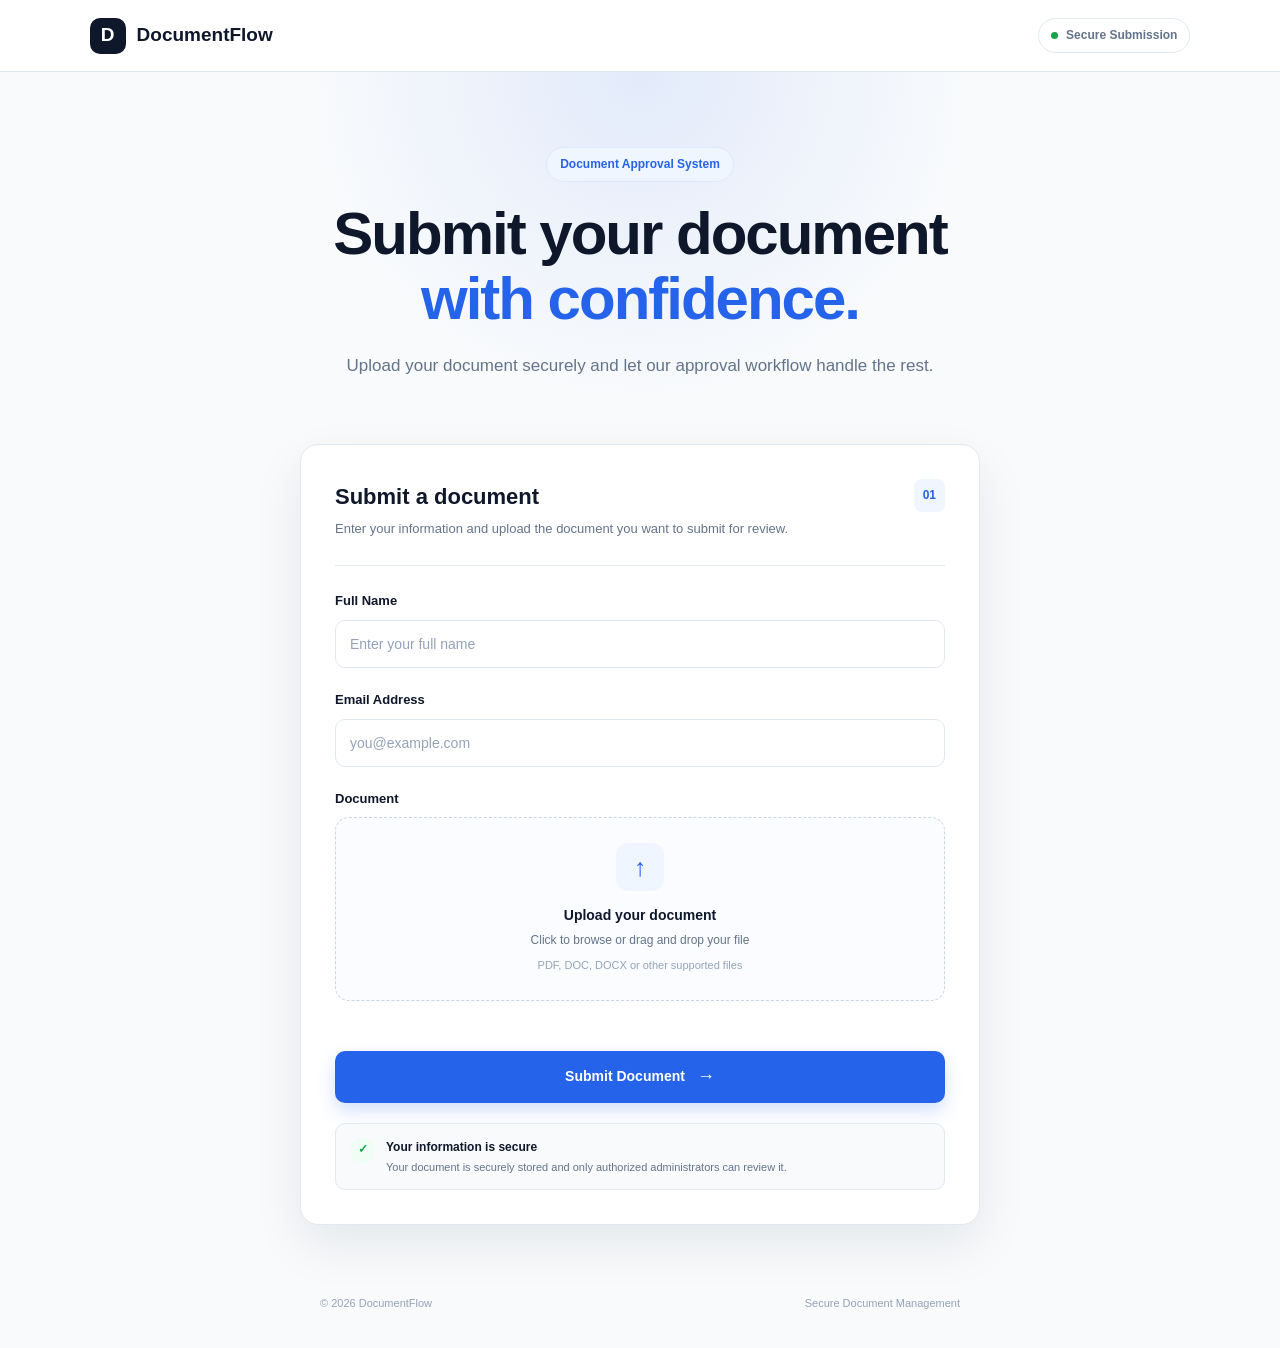
<file: index.html>
<!DOCTYPE html>
<html lang="en">
<head>
    <meta charset="UTF-8">
    <meta name="viewport" content="width=device-width, initial-scale=1.0">
    <title>DocumentFlow | Submit Document</title>
    <link rel="stylesheet" href="style.css">
</head>

<body>

<header class="navbar">
    <div class="brand">
        <div class="brand-icon">D</div>
        <span>DocumentFlow</span>
    </div>

    <div class="secure-badge">
        <span class="secure-dot"></span>
        Secure Submission
    </div>
</header>

<main>

    <section class="hero">
        <div class="hero-content">

            <div class="hero-badge">
                Document Approval System
            </div>

            <h1>
                Submit your document
                <span>with confidence.</span>
            </h1>

            <p>
                Upload your document securely and let our approval
                workflow handle the rest.
            </p>

        </div>
    </section>


    <section class="submission-section">

        <div class="submission-card">

            <div class="card-heading">

                <div>
                    <h2>Submit a document</h2>

                    <p>
                        Enter your information and upload the document
                        you want to submit for review.
                    </p>
                </div>

                <div class="step-number">01</div>

            </div>


            <form id="documentForm">

                <div class="form-group">

                    <label for="name">
                        Full Name
                    </label>

                    <input
                        type="text"
                        id="name"
                        name="name"
                        placeholder="Enter your full name"
                        required
                    >

                </div>


                <div class="form-group">

                    <label for="email">
                        Email Address
                    </label>

                    <input
                        type="email"
                        id="email"
                        name="email"
                        placeholder="you@example.com"
                        required
                    >

                </div>


                <div class="form-group">

                    <label>
                        Document
                    </label>

                    <label
                        for="file"
                        class="upload-box"
                        id="uploadBox"
                    >

                        <div class="upload-icon">
                            ↑
                        </div>

                        <div class="upload-content">

                            <strong>
                                Upload your document
                            </strong>

                            <span>
                                Click to browse or drag and drop your file
                            </span>

                            <small>
                                PDF, DOC, DOCX or other supported files
                            </small>

                        </div>

                        <input
                            type="file"
                            id="file"
                            name="file"
                            required
                        >

                    </label>

                    <div
                        id="fileName"
                        class="selected-file"
                    ></div>

                </div>


                <button
                    type="submit"
                    class="submit-btn"
                    id="submitBtn"
                >

                    <span>Submit Document</span>

                    <span class="arrow">→</span>

                </button>


                <div
                    id="message"
                    class="message"
                ></div>


                <div class="security-info">

                    <div class="security-icon">
                        ✓
                    </div>

                    <div>

                        <strong>
                            Your information is secure
                        </strong>

                        <p>
                            Your document is securely stored and only
                            authorized administrators can review it.
                        </p>

                    </div>

                </div>

            </form>

        </div>

    </section>

</main>


<footer class="footer">

    <span>
        © 2026 DocumentFlow
    </span>

    <span>
        Secure Document Management
    </span>

</footer>


<script src="script.js"></script>

</body>
</html>
</file>
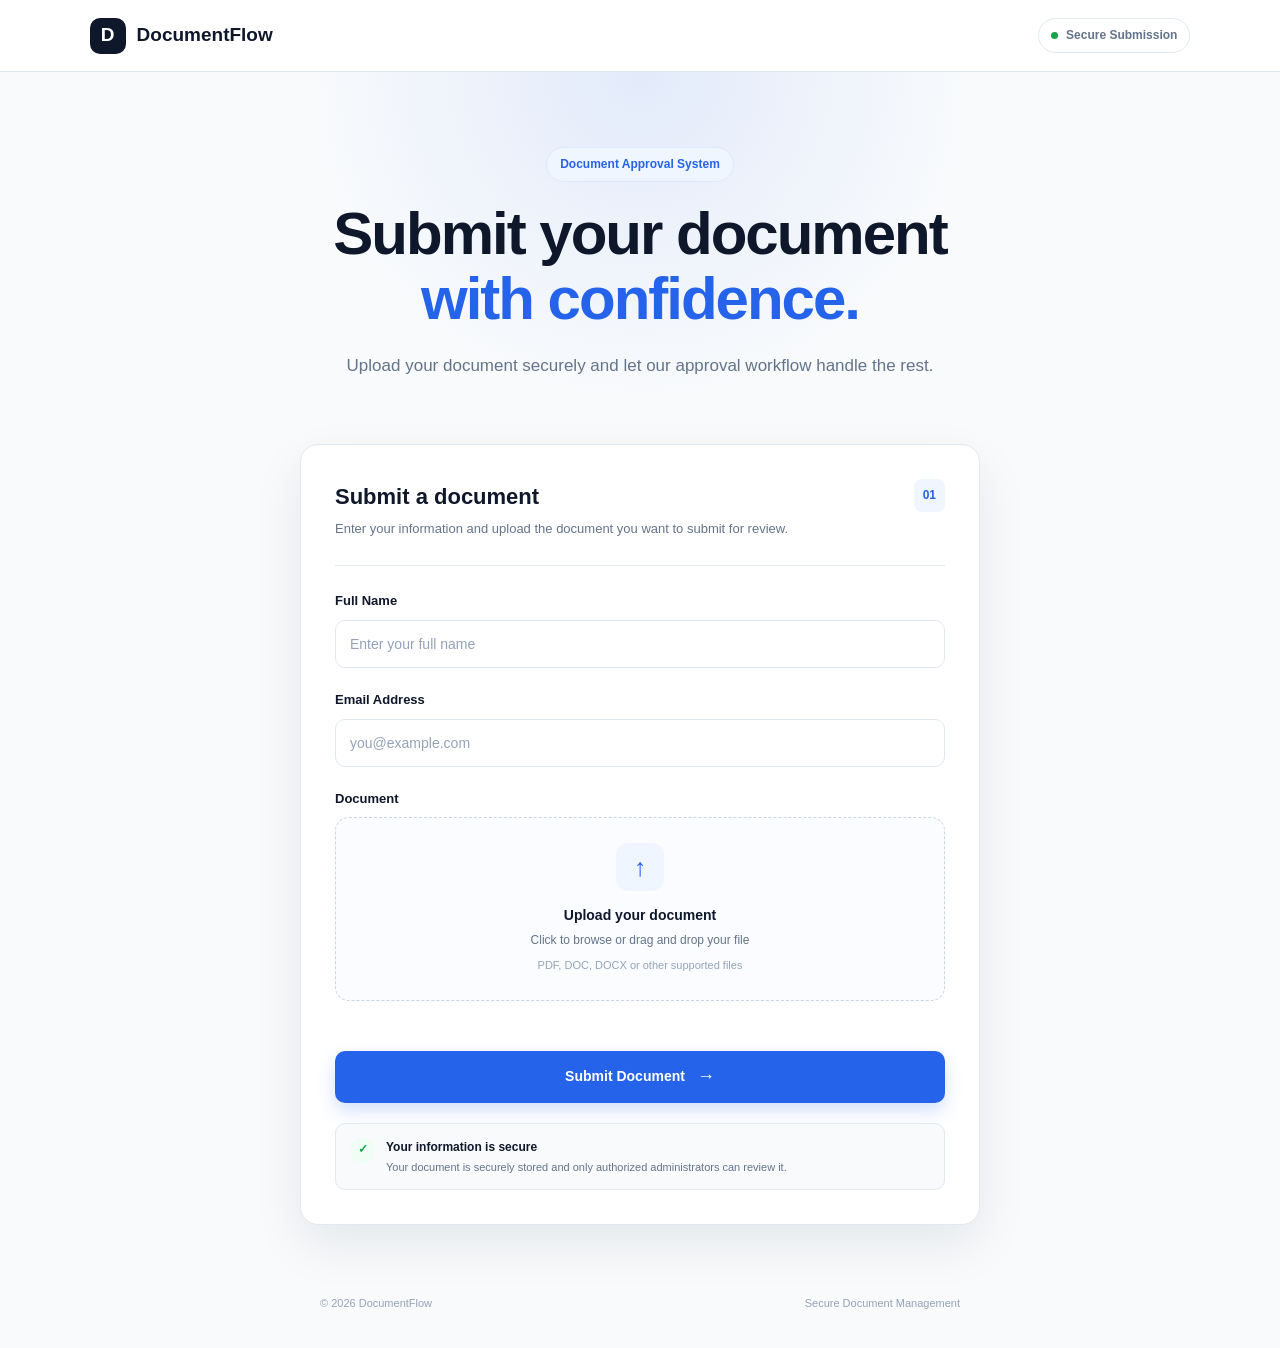
<file: frontend/index.html>
<!DOCTYPE html>
<html lang="en">
<head>
    <meta charset="UTF-8">
    <meta name="viewport" content="width=device-width, initial-scale=1.0">
    <title>DocumentFlow | Submit Document</title>
    <link rel="stylesheet" href="style.css">
</head>

<body>

<header class="navbar">
    <div class="brand">
        <div class="brand-icon">D</div>
        <span>DocumentFlow</span>
    </div>

    <div class="secure-badge">
        <span class="secure-dot"></span>
        Secure Submission
    </div>
</header>

<main>

    <section class="hero">
        <div class="hero-content">

            <div class="hero-badge">
                Document Approval System
            </div>

            <h1>
                Submit your document
                <span>with confidence.</span>
            </h1>

            <p>
                Upload your document securely and let our approval
                workflow handle the rest.
            </p>

        </div>
    </section>


    <section class="submission-section">

        <div class="submission-card">

            <div class="card-heading">

                <div>
                    <h2>Submit a document</h2>

                    <p>
                        Enter your information and upload the document
                        you want to submit for review.
                    </p>
                </div>

                <div class="step-number">01</div>

            </div>


            <form id="documentForm">

                <div class="form-group">

                    <label for="name">
                        Full Name
                    </label>

                    <input
                        type="text"
                        id="name"
                        name="name"
                        placeholder="Enter your full name"
                        required
                    >

                </div>


                <div class="form-group">

                    <label for="email">
                        Email Address
                    </label>

                    <input
                        type="email"
                        id="email"
                        name="email"
                        placeholder="you@example.com"
                        required
                    >

                </div>


                <div class="form-group">

                    <label>
                        Document
                    </label>

                    <label
                        for="file"
                        class="upload-box"
                        id="uploadBox"
                    >

                        <div class="upload-icon">
                            ↑
                        </div>

                        <div class="upload-content">

                            <strong>
                                Upload your document
                            </strong>

                            <span>
                                Click to browse or drag and drop your file
                            </span>

                            <small>
                                PDF, DOC, DOCX or other supported files
                            </small>

                        </div>

                        <input
                            type="file"
                            id="file"
                            name="file"
                            required
                        >

                    </label>

                    <div
                        id="fileName"
                        class="selected-file"
                    ></div>

                </div>


                <button
                    type="submit"
                    class="submit-btn"
                    id="submitBtn"
                >

                    <span>Submit Document</span>

                    <span class="arrow">→</span>

                </button>


                <div
                    id="message"
                    class="message"
                ></div>


                <div class="security-info">

                    <div class="security-icon">
                        ✓
                    </div>

                    <div>

                        <strong>
                            Your information is secure
                        </strong>

                        <p>
                            Your document is securely stored and only
                            authorized administrators can review it.
                        </p>

                    </div>

                </div>

            </form>

        </div>

    </section>

</main>


<footer class="footer">

    <span>
        © 2026 DocumentFlow
    </span>

    <span>
        Secure Document Management
    </span>

</footer>


<script src="script.js"></script>

</body>
</html>
</file>
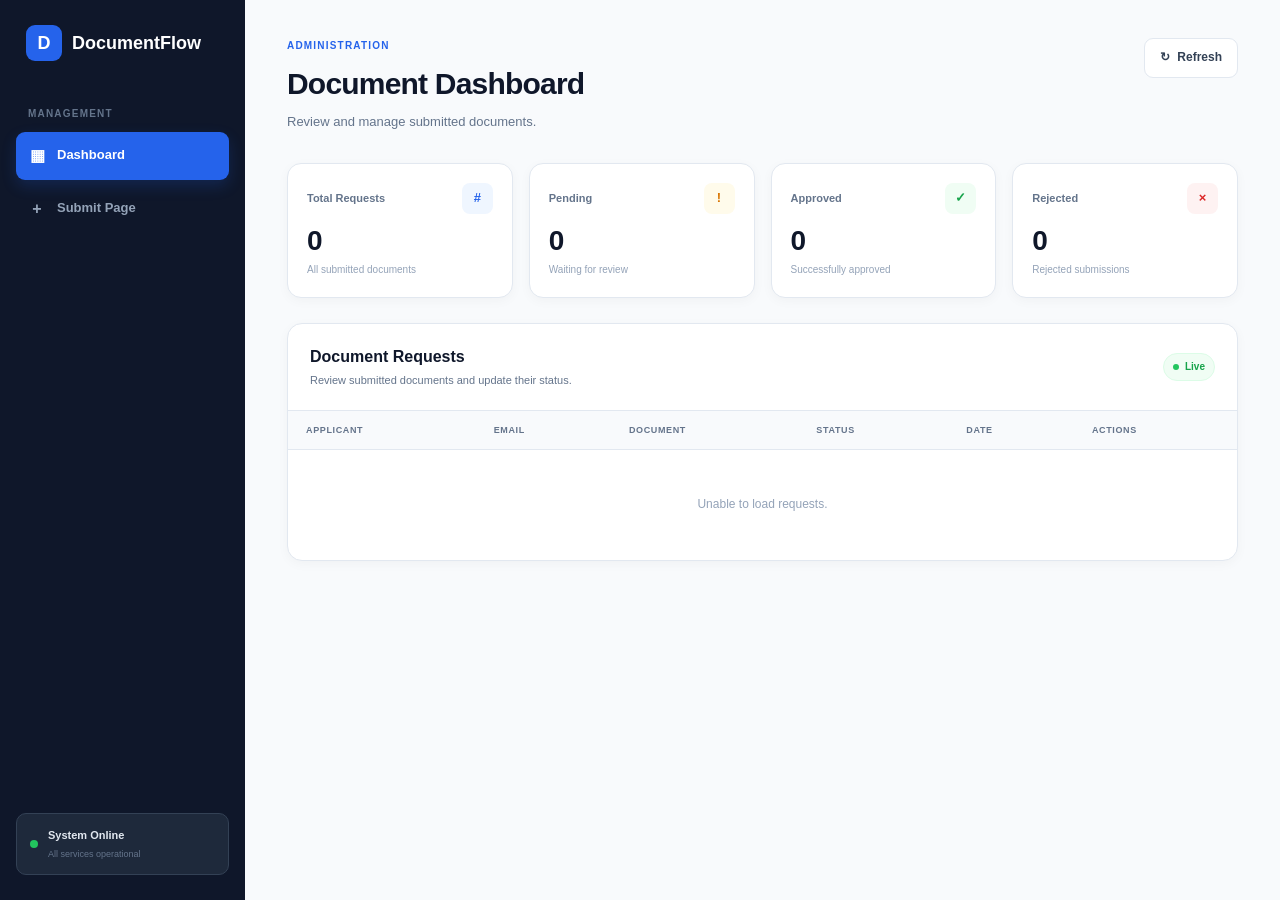
<file: admin.html>
<!DOCTYPE html>
<html lang="en">

<head>

    <meta charset="UTF-8">

    <meta
        name="viewport"
        content="width=device-width, initial-scale=1.0"
    >

    <title>
        DocumentFlow | Admin Dashboard
    </title>

    <link
        rel="stylesheet"
        href="style.css"
    >

</head>


<body>

<div class="admin-layout">


    <!-- SIDEBAR -->

    <aside class="admin-sidebar">

        <div class="admin-brand">

            <div class="brand-icon">
                D
            </div>

            <span>
                DocumentFlow
            </span>

        </div>


        <div class="admin-menu-title">
            MANAGEMENT
        </div>


        <nav class="admin-nav">

            <a
                href="admin.html"
                class="admin-nav-link active"
            >

                <span class="nav-icon">
                    ▦
                </span>

                Dashboard

            </a>


            <a
                href="index.html"
                class="admin-nav-link"
            >

                <span class="nav-icon">
                    +
                </span>

                Submit Page

            </a>

        </nav>


        <div class="sidebar-bottom">

            <div class="admin-status">

                <span class="status-dot"></span>

                <div>

                    <strong>
                        System Online
                    </strong>

                    <small>
                        All services operational
                    </small>

                </div>

            </div>

        </div>

    </aside>


    <!-- MAIN -->

    <main class="admin-main">


        <header class="admin-topbar">

            <div>

                <div class="admin-eyebrow">
                    ADMINISTRATION
                </div>

                <h1>
                    Document Dashboard
                </h1>

                <p>
                    Review and manage submitted documents.
                </p>

            </div>


            <button
                class="refresh-btn"
                onclick="loadRequests()"
            >

                <span>↻</span>

                Refresh

            </button>

        </header>


        <!-- STATISTICS -->

        <section class="admin-stats">


            <div class="admin-stat">

                <div class="stat-top">

                    <span class="stat-title">
                        Total Requests
                    </span>

                    <div class="stat-icon blue">
                        #
                    </div>

                </div>

                <div
                    class="stat-number"
                    id="totalRequests"
                >
                    0
                </div>

                <div class="stat-description">
                    All submitted documents
                </div>

            </div>


            <div class="admin-stat">

                <div class="stat-top">

                    <span class="stat-title">
                        Pending
                    </span>

                    <div class="stat-icon orange">
                        !
                    </div>

                </div>

                <div
                    class="stat-number"
                    id="pendingRequests"
                >
                    0
                </div>

                <div class="stat-description">
                    Waiting for review
                </div>

            </div>


            <div class="admin-stat">

                <div class="stat-top">

                    <span class="stat-title">
                        Approved
                    </span>

                    <div class="stat-icon green">
                        ✓
                    </div>

                </div>

                <div
                    class="stat-number"
                    id="approvedRequests"
                >
                    0
                </div>

                <div class="stat-description">
                    Successfully approved
                </div>

            </div>


            <div class="admin-stat">

                <div class="stat-top">

                    <span class="stat-title">
                        Rejected
                    </span>

                    <div class="stat-icon red">
                        ×
                    </div>

                </div>

                <div
                    class="stat-number"
                    id="rejectedRequests"
                >
                    0
                </div>

                <div class="stat-description">
                    Rejected submissions
                </div>

            </div>

        </section>


        <!-- REQUESTS -->

        <section class="requests-card">

            <div class="requests-header">

                <div>

                    <h2>
                        Document Requests
                    </h2>

                    <p>
                        Review submitted documents and update their status.
                    </p>

                </div>


                <div class="live-indicator">

                    <span></span>

                    Live

                </div>

            </div>


            <div class="table-container">

                <table>

                    <thead>

                        <tr>

                            <th>
                                Applicant
                            </th>

                            <th>
                                Email
                            </th>

                            <th>
                                Document
                            </th>

                            <th>
                                Status
                            </th>

                            <th>
                                Date
                            </th>

                            <th>
                                Actions
                            </th>

                        </tr>

                    </thead>


                    <tbody id="requestsTable">

                        <tr>

                            <td
                                colspan="6"
                                class="table-loading"
                            >
                                Loading requests...
                            </td>

                        </tr>

                    </tbody>

                </table>

            </div>


            <div
                id="emptyState"
                class="admin-empty"
                style="display:none;"
            >

                <div class="empty-icon">
                    □
                </div>

                <h3>
                    No documents yet
                </h3>

                <p>
                    Submitted documents will appear here.
                </p>

            </div>

        </section>

    </main>

</div>


<script src="admin.js"></script>

</body>
</html>
</file>
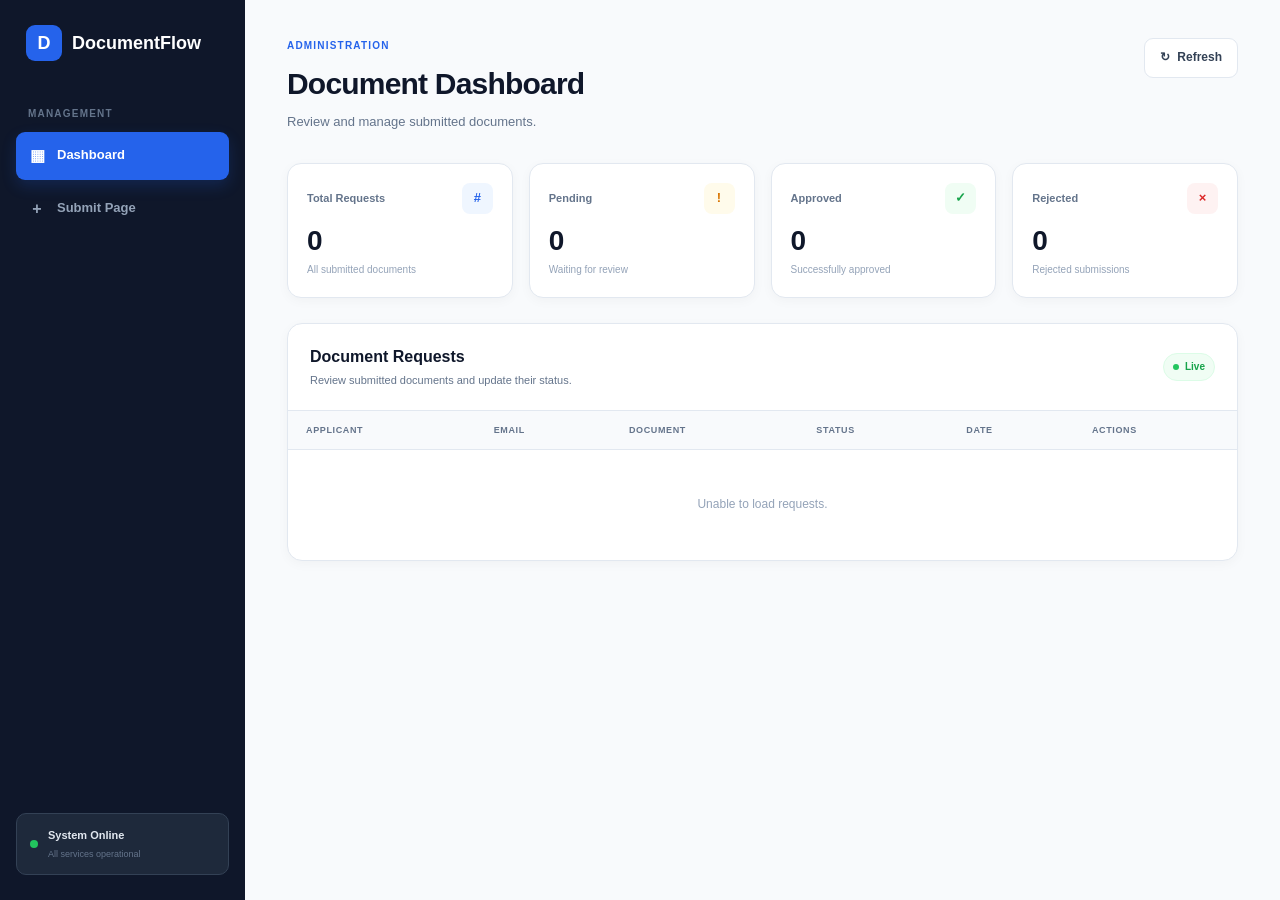
<file: frontend/admin.html>
<!DOCTYPE html>
<html lang="en">

<head>

    <meta charset="UTF-8">

    <meta
        name="viewport"
        content="width=device-width, initial-scale=1.0"
    >

    <title>
        DocumentFlow | Admin Dashboard
    </title>

    <link
        rel="stylesheet"
        href="style.css"
    >

</head>


<body>

<div class="admin-layout">


    <!-- SIDEBAR -->

    <aside class="admin-sidebar">

        <div class="admin-brand">

            <div class="brand-icon">
                D
            </div>

            <span>
                DocumentFlow
            </span>

        </div>


        <div class="admin-menu-title">
            MANAGEMENT
        </div>


        <nav class="admin-nav">

            <a
                href="admin.html"
                class="admin-nav-link active"
            >

                <span class="nav-icon">
                    ▦
                </span>

                Dashboard

            </a>


            <a
                href="index.html"
                class="admin-nav-link"
            >

                <span class="nav-icon">
                    +
                </span>

                Submit Page

            </a>

        </nav>


        <div class="sidebar-bottom">

            <div class="admin-status">

                <span class="status-dot"></span>

                <div>

                    <strong>
                        System Online
                    </strong>

                    <small>
                        All services operational
                    </small>

                </div>

            </div>

        </div>

    </aside>


    <!-- MAIN -->

    <main class="admin-main">


        <header class="admin-topbar">

            <div>

                <div class="admin-eyebrow">
                    ADMINISTRATION
                </div>

                <h1>
                    Document Dashboard
                </h1>

                <p>
                    Review and manage submitted documents.
                </p>

            </div>


            <button
                class="refresh-btn"
                onclick="loadRequests()"
            >

                <span>↻</span>

                Refresh

            </button>

        </header>


        <!-- STATISTICS -->

        <section class="admin-stats">


            <div class="admin-stat">

                <div class="stat-top">

                    <span class="stat-title">
                        Total Requests
                    </span>

                    <div class="stat-icon blue">
                        #
                    </div>

                </div>

                <div
                    class="stat-number"
                    id="totalRequests"
                >
                    0
                </div>

                <div class="stat-description">
                    All submitted documents
                </div>

            </div>


            <div class="admin-stat">

                <div class="stat-top">

                    <span class="stat-title">
                        Pending
                    </span>

                    <div class="stat-icon orange">
                        !
                    </div>

                </div>

                <div
                    class="stat-number"
                    id="pendingRequests"
                >
                    0
                </div>

                <div class="stat-description">
                    Waiting for review
                </div>

            </div>


            <div class="admin-stat">

                <div class="stat-top">

                    <span class="stat-title">
                        Approved
                    </span>

                    <div class="stat-icon green">
                        ✓
                    </div>

                </div>

                <div
                    class="stat-number"
                    id="approvedRequests"
                >
                    0
                </div>

                <div class="stat-description">
                    Successfully approved
                </div>

            </div>


            <div class="admin-stat">

                <div class="stat-top">

                    <span class="stat-title">
                        Rejected
                    </span>

                    <div class="stat-icon red">
                        ×
                    </div>

                </div>

                <div
                    class="stat-number"
                    id="rejectedRequests"
                >
                    0
                </div>

                <div class="stat-description">
                    Rejected submissions
                </div>

            </div>

        </section>


        <!-- REQUESTS -->

        <section class="requests-card">

            <div class="requests-header">

                <div>

                    <h2>
                        Document Requests
                    </h2>

                    <p>
                        Review submitted documents and update their status.
                    </p>

                </div>


                <div class="live-indicator">

                    <span></span>

                    Live

                </div>

            </div>


            <div class="table-container">

                <table>

                    <thead>

                        <tr>

                            <th>
                                Applicant
                            </th>

                            <th>
                                Email
                            </th>

                            <th>
                                Document
                            </th>

                            <th>
                                Status
                            </th>

                            <th>
                                Date
                            </th>

                            <th>
                                Actions
                            </th>

                        </tr>

                    </thead>


                    <tbody id="requestsTable">

                        <tr>

                            <td
                                colspan="6"
                                class="table-loading"
                            >
                                Loading requests...
                            </td>

                        </tr>

                    </tbody>

                </table>

            </div>


            <div
                id="emptyState"
                class="admin-empty"
                style="display:none;"
            >

                <div class="empty-icon">
                    □
                </div>

                <h3>
                    No documents yet
                </h3>

                <p>
                    Submitted documents will appear here.
                </p>

            </div>

        </section>

    </main>

</div>


<script src="admin.js"></script>

</body>
</html>
</file>
<file: style.css>
:root {
    --navy: #0F172A;
    --navy-light: #1E293B;

    --blue: #2563EB;
    --blue-dark: #1D4ED8;
    --blue-light: #EFF6FF;

    --white: #FFFFFF;

    --background: #F8FAFC;
    --surface: #FFFFFF;

    --text: #0F172A;
    --text-secondary: #64748B;
    --text-light: #94A3B8;

    --border: #E2E8F0;

    --green: #16A34A;
    --green-light: #F0FDF4;

    --orange: #D97706;
    --orange-light: #FFFBEB;

    --red: #DC2626;
    --red-light: #FEF2F2;

    --shadow:
        0 20px 50px rgba(15, 23, 42, 0.08);

    --shadow-small:
        0 4px 15px rgba(15, 23, 42, 0.05);

    --radius: 18px;
}


* {
    margin: 0;
    padding: 0;
    box-sizing: border-box;
}


html {
    scroll-behavior: smooth;
}


body {
    font-family:
        Inter,
        -apple-system,
        BlinkMacSystemFont,
        "Segoe UI",
        Roboto,
        Arial,
        sans-serif;

    background: var(--background);

    color: var(--text);

    line-height: 1.6;

    min-height: 100vh;
}


button,
input {
    font: inherit;
}


/* =========================================================
   USER NAVBAR
   ========================================================= */

.navbar {
    height: 72px;

    padding: 0 7%;

    display: flex;

    align-items: center;

    justify-content: space-between;

    background: rgba(255, 255, 255, 0.94);

    border-bottom: 1px solid var(--border);

    backdrop-filter: blur(10px);

    position: sticky;

    top: 0;

    z-index: 100;
}


.brand {
    display: flex;

    align-items: center;

    gap: 11px;

    font-size: 19px;

    font-weight: 800;

    color: var(--navy);
}


.brand-icon {
    width: 36px;

    height: 36px;

    display: flex;

    align-items: center;

    justify-content: center;

    background: var(--navy);

    color: white;

    border-radius: 10px;

    font-weight: 800;
}


.secure-badge {
    display: flex;

    align-items: center;

    gap: 8px;

    padding: 7px 12px;

    border: 1px solid var(--border);

    border-radius: 50px;

    background: white;

    color: var(--text-secondary);

    font-size: 12px;

    font-weight: 600;
}


.secure-dot {
    width: 7px;

    height: 7px;

    border-radius: 50%;

    background: var(--green);
}


/* =========================================================
   HERO
   ========================================================= */

.hero {
    padding: 75px 20px 45px;

    text-align: center;

    background:
        radial-gradient(
            circle at 50% 0%,
            rgba(37, 99, 235, 0.10),
            transparent 45%
        );
}


.hero-content {
    max-width: 760px;

    margin: auto;
}


.hero-badge {
    display: inline-flex;

    align-items: center;

    padding: 7px 13px;

    border-radius: 50px;

    background: var(--blue-light);

    color: var(--blue);

    border: 1px solid #DBEAFE;

    font-size: 12px;

    font-weight: 700;

    margin-bottom: 20px;
}


.hero h1 {
    font-size: clamp(38px, 5vw, 60px);

    line-height: 1.08;

    letter-spacing: -2px;

    font-weight: 800;

    color: var(--navy);

    margin-bottom: 20px;
}


.hero h1 span {
    display: block;

    color: var(--blue);
}


.hero p {
    max-width: 600px;

    margin: auto;

    color: var(--text-secondary);

    font-size: 17px;
}


/* =========================================================
   SUBMISSION
   ========================================================= */

.submission-section {
    width: 100%;

    padding: 20px 20px 70px;

    display: flex;

    justify-content: center;
}


.submission-card {
    width: 100%;

    max-width: 680px;

    background: var(--surface);

    border: 1px solid var(--border);

    border-radius: var(--radius);

    padding: 34px;

    box-shadow: var(--shadow);
}


.card-heading {
    display: flex;

    align-items: flex-start;

    justify-content: space-between;

    gap: 20px;

    padding-bottom: 25px;

    margin-bottom: 25px;

    border-bottom: 1px solid var(--border);
}


.card-heading h2 {
    font-size: 22px;

    font-weight: 800;

    color: var(--navy);

    margin-bottom: 5px;
}


.card-heading p {
    color: var(--text-secondary);

    font-size: 13px;
}


.step-number {
    color: var(--blue);

    font-size: 12px;

    font-weight: 800;

    background: var(--blue-light);

    border-radius: 8px;

    padding: 7px 9px;
}


/* =========================================================
   FORM
   ========================================================= */

.form-group {
    margin-bottom: 22px;
}


.form-group label:not(.upload-box) {
    display: block;

    margin-bottom: 8px;

    color: var(--navy);

    font-size: 13px;

    font-weight: 700;
}


.form-group input[type="text"],
.form-group input[type="email"] {
    width: 100%;

    height: 48px;

    padding: 0 14px;

    border: 1px solid var(--border);

    border-radius: 10px;

    background: white;

    color: var(--navy);

    font-size: 14px;

    outline: none;

    transition: 0.2s ease;
}


.form-group input[type="text"]:focus,
.form-group input[type="email"]:focus {
    border-color: var(--blue);

    box-shadow:
        0 0 0 3px rgba(37, 99, 235, 0.10);
}


.form-group input::placeholder {
    color: var(--text-light);
}


/* =========================================================
   UPLOAD
   ========================================================= */

.upload-box {
    min-height: 175px;

    border: 1.5px dashed #CBD5E1;

    border-radius: 14px;

    background: #FAFCFF;

    display: flex;

    flex-direction: column;

    align-items: center;

    justify-content: center;

    text-align: center;

    padding: 25px;

    cursor: pointer;

    transition: 0.25s ease;
}


.upload-box:hover,
.upload-box.dragover {
    border-color: var(--blue);

    background: var(--blue-light);
}


.upload-box input[type="file"] {
    display: none;
}


.upload-icon {
    width: 48px;

    height: 48px;

    display: flex;

    align-items: center;

    justify-content: center;

    border-radius: 12px;

    background: var(--blue-light);

    color: var(--blue);

    font-size: 25px;

    font-weight: 700;

    margin-bottom: 13px;
}


.upload-content {
    display: flex;

    flex-direction: column;

    gap: 4px;
}


.upload-content strong {
    color: var(--navy);

    font-size: 14px;
}


.upload-content span {
    color: var(--text-secondary);

    font-size: 12px;
}


.upload-content small {
    color: var(--text-light);

    font-size: 11px;

    margin-top: 3px;
}


.selected-file {
    margin-top: 10px;

    font-size: 12px;

    color: var(--blue);

    font-weight: 700;

    min-height: 18px;
}


/* =========================================================
   SUBMIT
   ========================================================= */

.submit-btn {
    width: 100%;

    height: 52px;

    border: none;

    border-radius: 10px;

    background: var(--blue);

    color: white;

    display: flex;

    align-items: center;

    justify-content: center;

    gap: 12px;

    font-size: 14px;

    font-weight: 750;

    cursor: pointer;

    box-shadow:
        0 8px 18px rgba(37, 99, 235, 0.20);

    transition: 0.2s ease;
}


.submit-btn:hover {
    background: var(--blue-dark);

    transform: translateY(-1px);

    box-shadow:
        0 10px 22px rgba(37, 99, 235, 0.25);
}


.submit-btn:disabled {
    opacity: 0.65;

    cursor: not-allowed;

    transform: none;
}


.arrow {
    font-size: 18px;

    transition: transform 0.2s ease;
}


.submit-btn:hover .arrow {
    transform: translateX(4px);
}


/* =========================================================
   MESSAGE
   ========================================================= */

.message {
    margin-top: 18px;

    padding: 13px 15px;

    border-radius: 10px;

    font-size: 13px;

    display: none;
}


.message.success {
    display: block;

    color: #166534;

    background: var(--green-light);

    border: 1px solid #BBF7D0;
}


.message.error {
    display: block;

    color: #991B1B;

    background: var(--red-light);

    border: 1px solid #FECACA;
}


/* =========================================================
   SECURITY
   ========================================================= */

.security-info {
    margin-top: 20px;

    padding: 14px;

    display: flex;

    gap: 11px;

    align-items: flex-start;

    background: #F8FAFC;

    border: 1px solid var(--border);

    border-radius: 10px;
}


.security-icon {
    width: 25px;

    height: 25px;

    flex-shrink: 0;

    display: flex;

    align-items: center;

    justify-content: center;

    border-radius: 50%;

    background: var(--green-light);

    color: var(--green);

    font-size: 12px;

    font-weight: 800;
}


.security-info strong {
    display: block;

    color: var(--navy);

    font-size: 12px;

    margin-bottom: 2px;
}


.security-info p {
    color: var(--text-secondary);

    font-size: 11px;

    line-height: 1.5;
}


/* =========================================================
   FOOTER
   ========================================================= */

.footer {
    max-width: 680px;

    margin: auto;

    padding: 0 20px 35px;

    display: flex;

    justify-content: space-between;

    color: var(--text-light);

    font-size: 11px;
}


/* =========================================================
   ADMIN LAYOUT
   ========================================================= */

.admin-layout {
    min-height: 100vh;

    display: flex;

    background: #F8FAFC;
}


.admin-sidebar {
    width: 245px;

    min-height: 100vh;

    position: fixed;

    left: 0;

    top: 0;

    bottom: 0;

    background: #0F172A;

    color: white;

    padding: 25px 16px;

    display: flex;

    flex-direction: column;

    z-index: 100;
}


.admin-brand {
    display: flex;

    align-items: center;

    gap: 10px;

    padding: 0 10px;

    margin-bottom: 45px;

    font-size: 18px;

    font-weight: 800;
}


.admin-brand .brand-icon {
    width: 36px;

    height: 36px;

    display: flex;

    align-items: center;

    justify-content: center;

    background: #2563EB;

    color: white;

    border-radius: 9px;

    font-weight: 800;
}


.admin-menu-title {
    padding: 0 12px;

    margin-bottom: 10px;

    color: #64748B;

    font-size: 10px;

    font-weight: 800;

    letter-spacing: 0.12em;
}


.admin-nav {
    display: flex;

    flex-direction: column;

    gap: 5px;
}


.admin-nav-link {
    display: flex;

    align-items: center;

    gap: 11px;

    padding: 11px 12px;

    border-radius: 9px;

    color: #94A3B8;

    font-size: 13px;

    font-weight: 650;

    text-decoration: none;

    transition: 0.2s ease;
}


.admin-nav-link:hover {
    color: white;

    background: #1E293B;
}


.admin-nav-link.active {
    color: white;

    background: #2563EB;

    box-shadow:
        0 6px 15px rgba(37, 99, 235, 0.20);
}


.nav-icon {
    width: 18px;

    text-align: center;

    font-size: 16px;
}


.sidebar-bottom {
    margin-top: auto;
}


.admin-status {
    display: flex;

    align-items: center;

    gap: 10px;

    padding: 13px;

    background: #1E293B;

    border: 1px solid #334155;

    border-radius: 10px;
}


.status-dot {
    width: 8px;

    height: 8px;

    border-radius: 50%;

    background: #22C55E;
}


.admin-status strong {
    display: block;

    color: #E2E8F0;

    font-size: 11px;
}


.admin-status small {
    display: block;

    margin-top: 2px;

    color: #64748B;

    font-size: 9px;
}


/* =========================================================
   ADMIN MAIN
   ========================================================= */

.admin-main {
    width: calc(100% - 245px);

    margin-left: 245px;

    padding: 38px 42px;
}


.admin-topbar {
    display: flex;

    align-items: flex-start;

    justify-content: space-between;

    gap: 20px;

    margin-bottom: 30px;
}


.admin-eyebrow {
    color: #2563EB;

    font-size: 10px;

    font-weight: 800;

    letter-spacing: 0.12em;

    margin-bottom: 6px;
}


.admin-topbar h1 {
    color: #0F172A;

    font-size: 30px;

    font-weight: 800;

    letter-spacing: -0.8px;

    margin-bottom: 4px;
}


.admin-topbar p {
    color: #64748B;

    font-size: 13px;
}


.refresh-btn {
    height: 40px;

    padding: 0 15px;

    display: flex;

    align-items: center;

    gap: 7px;

    background: white;

    color: #334155;

    border: 1px solid #E2E8F0;

    border-radius: 9px;

    font-size: 12px;

    font-weight: 700;

    cursor: pointer;

    transition: 0.2s ease;
}


.refresh-btn:hover {
    color: #2563EB;

    border-color: #BFDBFE;

    background: #EFF6FF;
}


/* =========================================================
   ADMIN STATS
   ========================================================= */

.admin-stats {
    display: grid;

    grid-template-columns:
        repeat(4, minmax(0, 1fr));

    gap: 16px;

    margin-bottom: 25px;
}


.admin-stat {
    background: white;

    border: 1px solid #E2E8F0;

    border-radius: 14px;

    padding: 19px;

    box-shadow:
        0 3px 12px rgba(15, 23, 42, 0.035);

    transition: 0.2s ease;
}


.admin-stat:hover {
    transform: translateY(-2px);

    box-shadow:
        0 8px 20px rgba(15, 23, 42, 0.06);
}


.stat-top {
    display: flex;

    align-items: center;

    justify-content: space-between;

    margin-bottom: 13px;
}


.stat-title {
    color: #64748B;

    font-size: 11px;

    font-weight: 700;
}


.stat-icon {
    width: 31px;

    height: 31px;

    display: flex;

    align-items: center;

    justify-content: center;

    border-radius: 8px;

    font-size: 13px;

    font-weight: 800;
}


.stat-icon.blue {
    color: #2563EB;

    background: #EFF6FF;
}


.stat-icon.orange {
    color: #D97706;

    background: #FFFBEB;
}


.stat-icon.green {
    color: #16A34A;

    background: #F0FDF4;
}


.stat-icon.red {
    color: #DC2626;

    background: #FEF2F2;
}


.stat-number {
    color: #0F172A;

    font-size: 28px;

    line-height: 1;

    font-weight: 800;

    margin-bottom: 7px;
}


.stat-description {
    color: #94A3B8;

    font-size: 10px;
}


/* =========================================================
   REQUESTS
   ========================================================= */

.requests-card {
    background: white;

    border: 1px solid #E2E8F0;

    border-radius: 15px;

    overflow: hidden;

    box-shadow:
        0 3px 12px rgba(15, 23, 42, 0.035);
}


.requests-header {
    min-height: 78px;

    padding: 20px 22px;

    display: flex;

    align-items: center;

    justify-content: space-between;

    gap: 20px;

    border-bottom: 1px solid #E2E8F0;
}


.requests-header h2 {
    color: #0F172A;

    font-size: 16px;

    font-weight: 800;

    margin-bottom: 3px;
}


.requests-header p {
    color: #64748B;

    font-size: 11px;
}


.live-indicator {
    display: flex;

    align-items: center;

    gap: 6px;

    padding: 5px 9px;

    color: #16A34A;

    background: #F0FDF4;

    border: 1px solid #DCFCE7;

    border-radius: 50px;

    font-size: 10px;

    font-weight: 700;
}


.live-indicator span {
    width: 6px;

    height: 6px;

    border-radius: 50%;

    background: #22C55E;
}


/* =========================================================
   TABLE
   ========================================================= */

.table-container {
    width: 100%;

    overflow-x: auto;
}


.table-container table {
    width: 100%;

    border-collapse: collapse;

    min-width: 850px;
}


.table-container th {
    padding: 12px 18px;

    background: #F8FAFC;

    color: #64748B;

    border-bottom: 1px solid #E2E8F0;

    text-align: left;

    font-size: 9px;

    font-weight: 800;

    text-transform: uppercase;

    letter-spacing: 0.07em;
}


.table-container td {
    padding: 15px 18px;

    color: #334155;

    border-bottom: 1px solid #F1F5F9;

    font-size: 12px;

    vertical-align: middle;
}


.table-container tbody tr:hover {
    background: #FAFCFF;
}


.table-container tbody tr:last-child td {
    border-bottom: none;
}


.table-loading {
    text-align: center;

    padding: 45px !important;

    color: #94A3B8 !important;
}


/* =========================================================
   STATUS
   ========================================================= */

.admin-status-badge {
    display: inline-flex;

    align-items: center;

    gap: 5px;

    padding: 5px 9px;

    border-radius: 50px;

    font-size: 10px;

    font-weight: 750;
}


.admin-status-badge.pending {
    color: #92400E;

    background: #FFFBEB;
}


.admin-status-badge.approved {
    color: #166534;

    background: #F0FDF4;
}


.admin-status-badge.rejected {
    color: #991B1B;

    background: #FEF2F2;
}


/* =========================================================
   ACTIONS
   ========================================================= */

.admin-actions {
    display: flex;

    align-items: center;

    gap: 6px;
}


.admin-action {
    height: 29px;

    padding: 0 9px;

    border-radius: 7px;

    border: 1px solid transparent;

    font-size: 10px;

    font-weight: 700;

    cursor: pointer;

    transition: 0.2s ease;
}


.admin-action.view {
    color: #2563EB;

    background: #EFF6FF;

    border-color: #DBEAFE;
}


.admin-action.approve {
    color: #15803D;

    background: #F0FDF4;

    border-color: #DCFCE7;
}


.admin-action.reject {
    color: #B91C1C;

    background: #FEF2F2;

    border-color: #FEE2E2;
}


.admin-action:hover {
    transform: translateY(-1px);
}


/* =========================================================
   EMPTY
   ========================================================= */

.admin-empty {
    text-align: center;

    padding: 65px 20px;
}


.empty-icon {
    width: 50px;

    height: 50px;

    margin: 0 auto 15px;

    display: flex;

    align-items: center;

    justify-content: center;

    border-radius: 12px;

    background: #F1F5F9;

    color: #94A3B8;

    font-size: 22px;
}


.admin-empty h3 {
    color: #0F172A;

    font-size: 15px;

    margin-bottom: 4px;
}


.admin-empty p {
    color: #94A3B8;

    font-size: 11px;
}


/* =========================================================
   RESPONSIVE
   ========================================================= */

@media (max-width: 1100px) {

    .admin-stats {
        grid-template-columns:
            repeat(2, minmax(0, 1fr));
    }

    .admin-main {
        padding: 30px;
    }
}


@media (max-width: 750px) {

    .admin-sidebar {
        width: 100%;

        min-height: auto;

        position: relative;

        padding: 18px;
    }

    .admin-brand {
        margin-bottom: 20px;
    }

    .admin-menu-title {
        display: none;
    }

    .admin-nav {
        flex-direction: row;
    }

    .admin-nav-link {
        flex: 1;

        justify-content: center;
    }

    .sidebar-bottom {
        display: none;
    }

    .admin-main {
        width: 100%;

        margin-left: 0;

        padding: 25px 15px;
    }

    .admin-topbar {
        flex-direction: column;
    }

    .refresh-btn {
        width: 100%;

        justify-content: center;
    }

    .admin-stats {
        grid-template-columns: 1fr;
    }
}


@media (max-width: 700px) {

    .navbar {
        padding: 0 20px;

        height: 65px;
    }

    .secure-badge {
        display: none;
    }

    .hero {
        padding: 55px 20px 35px;
    }

    .hero h1 {
        font-size: 39px;

        letter-spacing: -1.5px;
    }

    .hero p {
        font-size: 15px;
    }

    .submission-section {
        padding: 10px 15px 50px;
    }

    .submission-card {
        padding: 22px;

        border-radius: 14px;
    }

    .card-heading {
        flex-direction: column;

        gap: 10px;
    }

    .step-number {
        display: none;
    }

    .upload-box {
        min-height: 160px;
    }

    .footer {
        flex-direction: column;

        align-items: center;

        gap: 5px;
    }
}


@media (max-width: 500px) {

    .admin-topbar h1 {
        font-size: 25px;
    }

    .requests-header {
        align-items: flex-start;

        flex-direction: column;
    }
}
</file>
<file: frontend/style.css>
:root {
    --navy: #0F172A;
    --navy-light: #1E293B;

    --blue: #2563EB;
    --blue-dark: #1D4ED8;
    --blue-light: #EFF6FF;

    --white: #FFFFFF;

    --background: #F8FAFC;
    --surface: #FFFFFF;

    --text: #0F172A;
    --text-secondary: #64748B;
    --text-light: #94A3B8;

    --border: #E2E8F0;

    --green: #16A34A;
    --green-light: #F0FDF4;

    --orange: #D97706;
    --orange-light: #FFFBEB;

    --red: #DC2626;
    --red-light: #FEF2F2;

    --shadow:
        0 20px 50px rgba(15, 23, 42, 0.08);

    --shadow-small:
        0 4px 15px rgba(15, 23, 42, 0.05);

    --radius: 18px;
}


* {
    margin: 0;
    padding: 0;
    box-sizing: border-box;
}


html {
    scroll-behavior: smooth;
}


body {
    font-family:
        Inter,
        -apple-system,
        BlinkMacSystemFont,
        "Segoe UI",
        Roboto,
        Arial,
        sans-serif;

    background: var(--background);

    color: var(--text);

    line-height: 1.6;

    min-height: 100vh;
}


button,
input {
    font: inherit;
}


/* =========================================================
   USER NAVBAR
   ========================================================= */

.navbar {
    height: 72px;

    padding: 0 7%;

    display: flex;

    align-items: center;

    justify-content: space-between;

    background: rgba(255, 255, 255, 0.94);

    border-bottom: 1px solid var(--border);

    backdrop-filter: blur(10px);

    position: sticky;

    top: 0;

    z-index: 100;
}


.brand {
    display: flex;

    align-items: center;

    gap: 11px;

    font-size: 19px;

    font-weight: 800;

    color: var(--navy);
}


.brand-icon {
    width: 36px;

    height: 36px;

    display: flex;

    align-items: center;

    justify-content: center;

    background: var(--navy);

    color: white;

    border-radius: 10px;

    font-weight: 800;
}


.secure-badge {
    display: flex;

    align-items: center;

    gap: 8px;

    padding: 7px 12px;

    border: 1px solid var(--border);

    border-radius: 50px;

    background: white;

    color: var(--text-secondary);

    font-size: 12px;

    font-weight: 600;
}


.secure-dot {
    width: 7px;

    height: 7px;

    border-radius: 50%;

    background: var(--green);
}


/* =========================================================
   HERO
   ========================================================= */

.hero {
    padding: 75px 20px 45px;

    text-align: center;

    background:
        radial-gradient(
            circle at 50% 0%,
            rgba(37, 99, 235, 0.10),
            transparent 45%
        );
}


.hero-content {
    max-width: 760px;

    margin: auto;
}


.hero-badge {
    display: inline-flex;

    align-items: center;

    padding: 7px 13px;

    border-radius: 50px;

    background: var(--blue-light);

    color: var(--blue);

    border: 1px solid #DBEAFE;

    font-size: 12px;

    font-weight: 700;

    margin-bottom: 20px;
}


.hero h1 {
    font-size: clamp(38px, 5vw, 60px);

    line-height: 1.08;

    letter-spacing: -2px;

    font-weight: 800;

    color: var(--navy);

    margin-bottom: 20px;
}


.hero h1 span {
    display: block;

    color: var(--blue);
}


.hero p {
    max-width: 600px;

    margin: auto;

    color: var(--text-secondary);

    font-size: 17px;
}


/* =========================================================
   SUBMISSION
   ========================================================= */

.submission-section {
    width: 100%;

    padding: 20px 20px 70px;

    display: flex;

    justify-content: center;
}


.submission-card {
    width: 100%;

    max-width: 680px;

    background: var(--surface);

    border: 1px solid var(--border);

    border-radius: var(--radius);

    padding: 34px;

    box-shadow: var(--shadow);
}


.card-heading {
    display: flex;

    align-items: flex-start;

    justify-content: space-between;

    gap: 20px;

    padding-bottom: 25px;

    margin-bottom: 25px;

    border-bottom: 1px solid var(--border);
}


.card-heading h2 {
    font-size: 22px;

    font-weight: 800;

    color: var(--navy);

    margin-bottom: 5px;
}


.card-heading p {
    color: var(--text-secondary);

    font-size: 13px;
}


.step-number {
    color: var(--blue);

    font-size: 12px;

    font-weight: 800;

    background: var(--blue-light);

    border-radius: 8px;

    padding: 7px 9px;
}


/* =========================================================
   FORM
   ========================================================= */

.form-group {
    margin-bottom: 22px;
}


.form-group label:not(.upload-box) {
    display: block;

    margin-bottom: 8px;

    color: var(--navy);

    font-size: 13px;

    font-weight: 700;
}


.form-group input[type="text"],
.form-group input[type="email"] {
    width: 100%;

    height: 48px;

    padding: 0 14px;

    border: 1px solid var(--border);

    border-radius: 10px;

    background: white;

    color: var(--navy);

    font-size: 14px;

    outline: none;

    transition: 0.2s ease;
}


.form-group input[type="text"]:focus,
.form-group input[type="email"]:focus {
    border-color: var(--blue);

    box-shadow:
        0 0 0 3px rgba(37, 99, 235, 0.10);
}


.form-group input::placeholder {
    color: var(--text-light);
}


/* =========================================================
   UPLOAD
   ========================================================= */

.upload-box {
    min-height: 175px;

    border: 1.5px dashed #CBD5E1;

    border-radius: 14px;

    background: #FAFCFF;

    display: flex;

    flex-direction: column;

    align-items: center;

    justify-content: center;

    text-align: center;

    padding: 25px;

    cursor: pointer;

    transition: 0.25s ease;
}


.upload-box:hover,
.upload-box.dragover {
    border-color: var(--blue);

    background: var(--blue-light);
}


.upload-box input[type="file"] {
    display: none;
}


.upload-icon {
    width: 48px;

    height: 48px;

    display: flex;

    align-items: center;

    justify-content: center;

    border-radius: 12px;

    background: var(--blue-light);

    color: var(--blue);

    font-size: 25px;

    font-weight: 700;

    margin-bottom: 13px;
}


.upload-content {
    display: flex;

    flex-direction: column;

    gap: 4px;
}


.upload-content strong {
    color: var(--navy);

    font-size: 14px;
}


.upload-content span {
    color: var(--text-secondary);

    font-size: 12px;
}


.upload-content small {
    color: var(--text-light);

    font-size: 11px;

    margin-top: 3px;
}


.selected-file {
    margin-top: 10px;

    font-size: 12px;

    color: var(--blue);

    font-weight: 700;

    min-height: 18px;
}


/* =========================================================
   SUBMIT
   ========================================================= */

.submit-btn {
    width: 100%;

    height: 52px;

    border: none;

    border-radius: 10px;

    background: var(--blue);

    color: white;

    display: flex;

    align-items: center;

    justify-content: center;

    gap: 12px;

    font-size: 14px;

    font-weight: 750;

    cursor: pointer;

    box-shadow:
        0 8px 18px rgba(37, 99, 235, 0.20);

    transition: 0.2s ease;
}


.submit-btn:hover {
    background: var(--blue-dark);

    transform: translateY(-1px);

    box-shadow:
        0 10px 22px rgba(37, 99, 235, 0.25);
}


.submit-btn:disabled {
    opacity: 0.65;

    cursor: not-allowed;

    transform: none;
}


.arrow {
    font-size: 18px;

    transition: transform 0.2s ease;
}


.submit-btn:hover .arrow {
    transform: translateX(4px);
}


/* =========================================================
   MESSAGE
   ========================================================= */

.message {
    margin-top: 18px;

    padding: 13px 15px;

    border-radius: 10px;

    font-size: 13px;

    display: none;
}


.message.success {
    display: block;

    color: #166534;

    background: var(--green-light);

    border: 1px solid #BBF7D0;
}


.message.error {
    display: block;

    color: #991B1B;

    background: var(--red-light);

    border: 1px solid #FECACA;
}


/* =========================================================
   SECURITY
   ========================================================= */

.security-info {
    margin-top: 20px;

    padding: 14px;

    display: flex;

    gap: 11px;

    align-items: flex-start;

    background: #F8FAFC;

    border: 1px solid var(--border);

    border-radius: 10px;
}


.security-icon {
    width: 25px;

    height: 25px;

    flex-shrink: 0;

    display: flex;

    align-items: center;

    justify-content: center;

    border-radius: 50%;

    background: var(--green-light);

    color: var(--green);

    font-size: 12px;

    font-weight: 800;
}


.security-info strong {
    display: block;

    color: var(--navy);

    font-size: 12px;

    margin-bottom: 2px;
}


.security-info p {
    color: var(--text-secondary);

    font-size: 11px;

    line-height: 1.5;
}


/* =========================================================
   FOOTER
   ========================================================= */

.footer {
    max-width: 680px;

    margin: auto;

    padding: 0 20px 35px;

    display: flex;

    justify-content: space-between;

    color: var(--text-light);

    font-size: 11px;
}


/* =========================================================
   ADMIN LAYOUT
   ========================================================= */

.admin-layout {
    min-height: 100vh;

    display: flex;

    background: #F8FAFC;
}


.admin-sidebar {
    width: 245px;

    min-height: 100vh;

    position: fixed;

    left: 0;

    top: 0;

    bottom: 0;

    background: #0F172A;

    color: white;

    padding: 25px 16px;

    display: flex;

    flex-direction: column;

    z-index: 100;
}


.admin-brand {
    display: flex;

    align-items: center;

    gap: 10px;

    padding: 0 10px;

    margin-bottom: 45px;

    font-size: 18px;

    font-weight: 800;
}


.admin-brand .brand-icon {
    width: 36px;

    height: 36px;

    display: flex;

    align-items: center;

    justify-content: center;

    background: #2563EB;

    color: white;

    border-radius: 9px;

    font-weight: 800;
}


.admin-menu-title {
    padding: 0 12px;

    margin-bottom: 10px;

    color: #64748B;

    font-size: 10px;

    font-weight: 800;

    letter-spacing: 0.12em;
}


.admin-nav {
    display: flex;

    flex-direction: column;

    gap: 5px;
}


.admin-nav-link {
    display: flex;

    align-items: center;

    gap: 11px;

    padding: 11px 12px;

    border-radius: 9px;

    color: #94A3B8;

    font-size: 13px;

    font-weight: 650;

    text-decoration: none;

    transition: 0.2s ease;
}


.admin-nav-link:hover {
    color: white;

    background: #1E293B;
}


.admin-nav-link.active {
    color: white;

    background: #2563EB;

    box-shadow:
        0 6px 15px rgba(37, 99, 235, 0.20);
}


.nav-icon {
    width: 18px;

    text-align: center;

    font-size: 16px;
}


.sidebar-bottom {
    margin-top: auto;
}


.admin-status {
    display: flex;

    align-items: center;

    gap: 10px;

    padding: 13px;

    background: #1E293B;

    border: 1px solid #334155;

    border-radius: 10px;
}


.status-dot {
    width: 8px;

    height: 8px;

    border-radius: 50%;

    background: #22C55E;
}


.admin-status strong {
    display: block;

    color: #E2E8F0;

    font-size: 11px;
}


.admin-status small {
    display: block;

    margin-top: 2px;

    color: #64748B;

    font-size: 9px;
}


/* =========================================================
   ADMIN MAIN
   ========================================================= */

.admin-main {
    width: calc(100% - 245px);

    margin-left: 245px;

    padding: 38px 42px;
}


.admin-topbar {
    display: flex;

    align-items: flex-start;

    justify-content: space-between;

    gap: 20px;

    margin-bottom: 30px;
}


.admin-eyebrow {
    color: #2563EB;

    font-size: 10px;

    font-weight: 800;

    letter-spacing: 0.12em;

    margin-bottom: 6px;
}


.admin-topbar h1 {
    color: #0F172A;

    font-size: 30px;

    font-weight: 800;

    letter-spacing: -0.8px;

    margin-bottom: 4px;
}


.admin-topbar p {
    color: #64748B;

    font-size: 13px;
}


.refresh-btn {
    height: 40px;

    padding: 0 15px;

    display: flex;

    align-items: center;

    gap: 7px;

    background: white;

    color: #334155;

    border: 1px solid #E2E8F0;

    border-radius: 9px;

    font-size: 12px;

    font-weight: 700;

    cursor: pointer;

    transition: 0.2s ease;
}


.refresh-btn:hover {
    color: #2563EB;

    border-color: #BFDBFE;

    background: #EFF6FF;
}


/* =========================================================
   ADMIN STATS
   ========================================================= */

.admin-stats {
    display: grid;

    grid-template-columns:
        repeat(4, minmax(0, 1fr));

    gap: 16px;

    margin-bottom: 25px;
}


.admin-stat {
    background: white;

    border: 1px solid #E2E8F0;

    border-radius: 14px;

    padding: 19px;

    box-shadow:
        0 3px 12px rgba(15, 23, 42, 0.035);

    transition: 0.2s ease;
}


.admin-stat:hover {
    transform: translateY(-2px);

    box-shadow:
        0 8px 20px rgba(15, 23, 42, 0.06);
}


.stat-top {
    display: flex;

    align-items: center;

    justify-content: space-between;

    margin-bottom: 13px;
}


.stat-title {
    color: #64748B;

    font-size: 11px;

    font-weight: 700;
}


.stat-icon {
    width: 31px;

    height: 31px;

    display: flex;

    align-items: center;

    justify-content: center;

    border-radius: 8px;

    font-size: 13px;

    font-weight: 800;
}


.stat-icon.blue {
    color: #2563EB;

    background: #EFF6FF;
}


.stat-icon.orange {
    color: #D97706;

    background: #FFFBEB;
}


.stat-icon.green {
    color: #16A34A;

    background: #F0FDF4;
}


.stat-icon.red {
    color: #DC2626;

    background: #FEF2F2;
}


.stat-number {
    color: #0F172A;

    font-size: 28px;

    line-height: 1;

    font-weight: 800;

    margin-bottom: 7px;
}


.stat-description {
    color: #94A3B8;

    font-size: 10px;
}


/* =========================================================
   REQUESTS
   ========================================================= */

.requests-card {
    background: white;

    border: 1px solid #E2E8F0;

    border-radius: 15px;

    overflow: hidden;

    box-shadow:
        0 3px 12px rgba(15, 23, 42, 0.035);
}


.requests-header {
    min-height: 78px;

    padding: 20px 22px;

    display: flex;

    align-items: center;

    justify-content: space-between;

    gap: 20px;

    border-bottom: 1px solid #E2E8F0;
}


.requests-header h2 {
    color: #0F172A;

    font-size: 16px;

    font-weight: 800;

    margin-bottom: 3px;
}


.requests-header p {
    color: #64748B;

    font-size: 11px;
}


.live-indicator {
    display: flex;

    align-items: center;

    gap: 6px;

    padding: 5px 9px;

    color: #16A34A;

    background: #F0FDF4;

    border: 1px solid #DCFCE7;

    border-radius: 50px;

    font-size: 10px;

    font-weight: 700;
}


.live-indicator span {
    width: 6px;

    height: 6px;

    border-radius: 50%;

    background: #22C55E;
}


/* =========================================================
   TABLE
   ========================================================= */

.table-container {
    width: 100%;

    overflow-x: auto;
}


.table-container table {
    width: 100%;

    border-collapse: collapse;

    min-width: 850px;
}


.table-container th {
    padding: 12px 18px;

    background: #F8FAFC;

    color: #64748B;

    border-bottom: 1px solid #E2E8F0;

    text-align: left;

    font-size: 9px;

    font-weight: 800;

    text-transform: uppercase;

    letter-spacing: 0.07em;
}


.table-container td {
    padding: 15px 18px;

    color: #334155;

    border-bottom: 1px solid #F1F5F9;

    font-size: 12px;

    vertical-align: middle;
}


.table-container tbody tr:hover {
    background: #FAFCFF;
}


.table-container tbody tr:last-child td {
    border-bottom: none;
}


.table-loading {
    text-align: center;

    padding: 45px !important;

    color: #94A3B8 !important;
}


/* =========================================================
   STATUS
   ========================================================= */

.admin-status-badge {
    display: inline-flex;

    align-items: center;

    gap: 5px;

    padding: 5px 9px;

    border-radius: 50px;

    font-size: 10px;

    font-weight: 750;
}


.admin-status-badge.pending {
    color: #92400E;

    background: #FFFBEB;
}


.admin-status-badge.approved {
    color: #166534;

    background: #F0FDF4;
}


.admin-status-badge.rejected {
    color: #991B1B;

    background: #FEF2F2;
}


/* =========================================================
   ACTIONS
   ========================================================= */

.admin-actions {
    display: flex;

    align-items: center;

    gap: 6px;
}


.admin-action {
    height: 29px;

    padding: 0 9px;

    border-radius: 7px;

    border: 1px solid transparent;

    font-size: 10px;

    font-weight: 700;

    cursor: pointer;

    transition: 0.2s ease;
}


.admin-action.view {
    color: #2563EB;

    background: #EFF6FF;

    border-color: #DBEAFE;
}


.admin-action.approve {
    color: #15803D;

    background: #F0FDF4;

    border-color: #DCFCE7;
}


.admin-action.reject {
    color: #B91C1C;

    background: #FEF2F2;

    border-color: #FEE2E2;
}


.admin-action:hover {
    transform: translateY(-1px);
}


/* =========================================================
   EMPTY
   ========================================================= */

.admin-empty {
    text-align: center;

    padding: 65px 20px;
}


.empty-icon {
    width: 50px;

    height: 50px;

    margin: 0 auto 15px;

    display: flex;

    align-items: center;

    justify-content: center;

    border-radius: 12px;

    background: #F1F5F9;

    color: #94A3B8;

    font-size: 22px;
}


.admin-empty h3 {
    color: #0F172A;

    font-size: 15px;

    margin-bottom: 4px;
}


.admin-empty p {
    color: #94A3B8;

    font-size: 11px;
}


/* =========================================================
   RESPONSIVE
   ========================================================= */

@media (max-width: 1100px) {

    .admin-stats {
        grid-template-columns:
            repeat(2, minmax(0, 1fr));
    }

    .admin-main {
        padding: 30px;
    }
}


@media (max-width: 750px) {

    .admin-sidebar {
        width: 100%;

        min-height: auto;

        position: relative;

        padding: 18px;
    }

    .admin-brand {
        margin-bottom: 20px;
    }

    .admin-menu-title {
        display: none;
    }

    .admin-nav {
        flex-direction: row;
    }

    .admin-nav-link {
        flex: 1;

        justify-content: center;
    }

    .sidebar-bottom {
        display: none;
    }

    .admin-main {
        width: 100%;

        margin-left: 0;

        padding: 25px 15px;
    }

    .admin-topbar {
        flex-direction: column;
    }

    .refresh-btn {
        width: 100%;

        justify-content: center;
    }

    .admin-stats {
        grid-template-columns: 1fr;
    }
}


@media (max-width: 700px) {

    .navbar {
        padding: 0 20px;

        height: 65px;
    }

    .secure-badge {
        display: none;
    }

    .hero {
        padding: 55px 20px 35px;
    }

    .hero h1 {
        font-size: 39px;

        letter-spacing: -1.5px;
    }

    .hero p {
        font-size: 15px;
    }

    .submission-section {
        padding: 10px 15px 50px;
    }

    .submission-card {
        padding: 22px;

        border-radius: 14px;
    }

    .card-heading {
        flex-direction: column;

        gap: 10px;
    }

    .step-number {
        display: none;
    }

    .upload-box {
        min-height: 160px;
    }

    .footer {
        flex-direction: column;

        align-items: center;

        gap: 5px;
    }
}


@media (max-width: 500px) {

    .admin-topbar h1 {
        font-size: 25px;
    }

    .requests-header {
        align-items: flex-start;

        flex-direction: column;
    }
}
</file>
